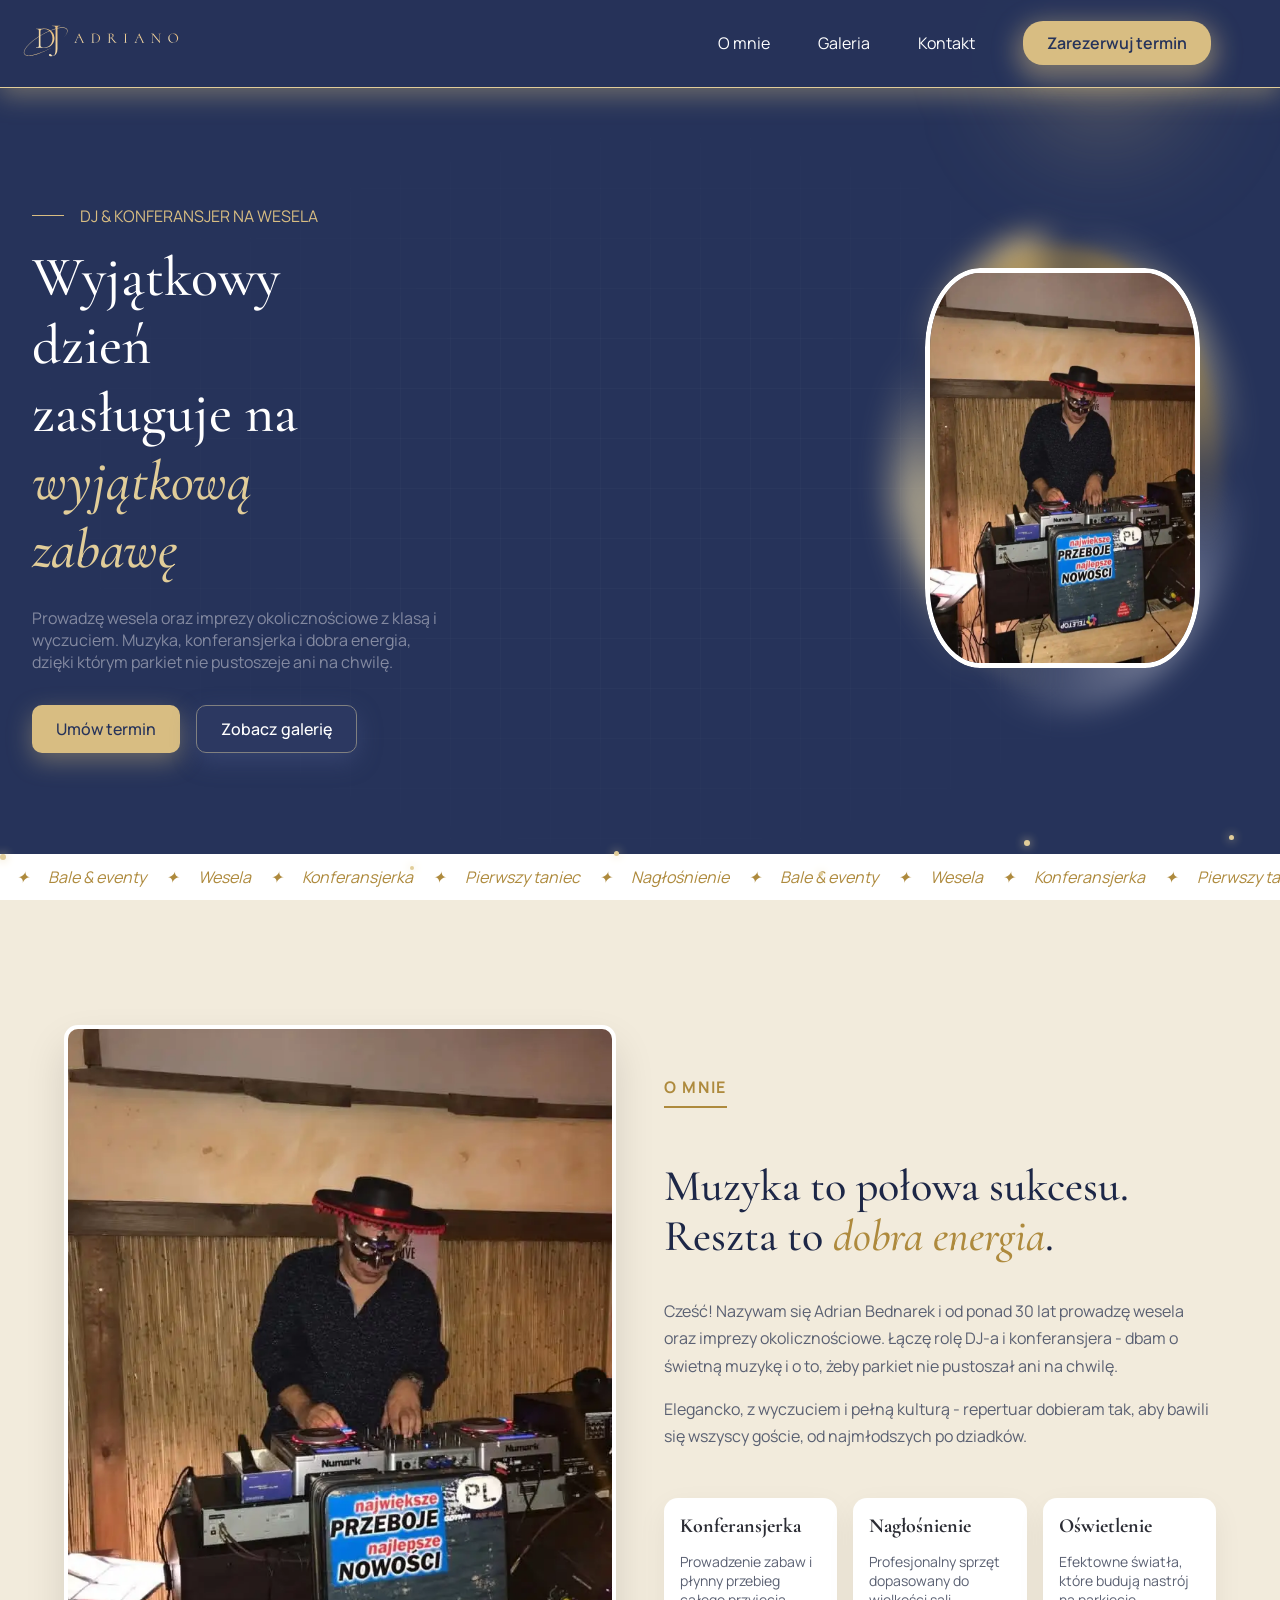
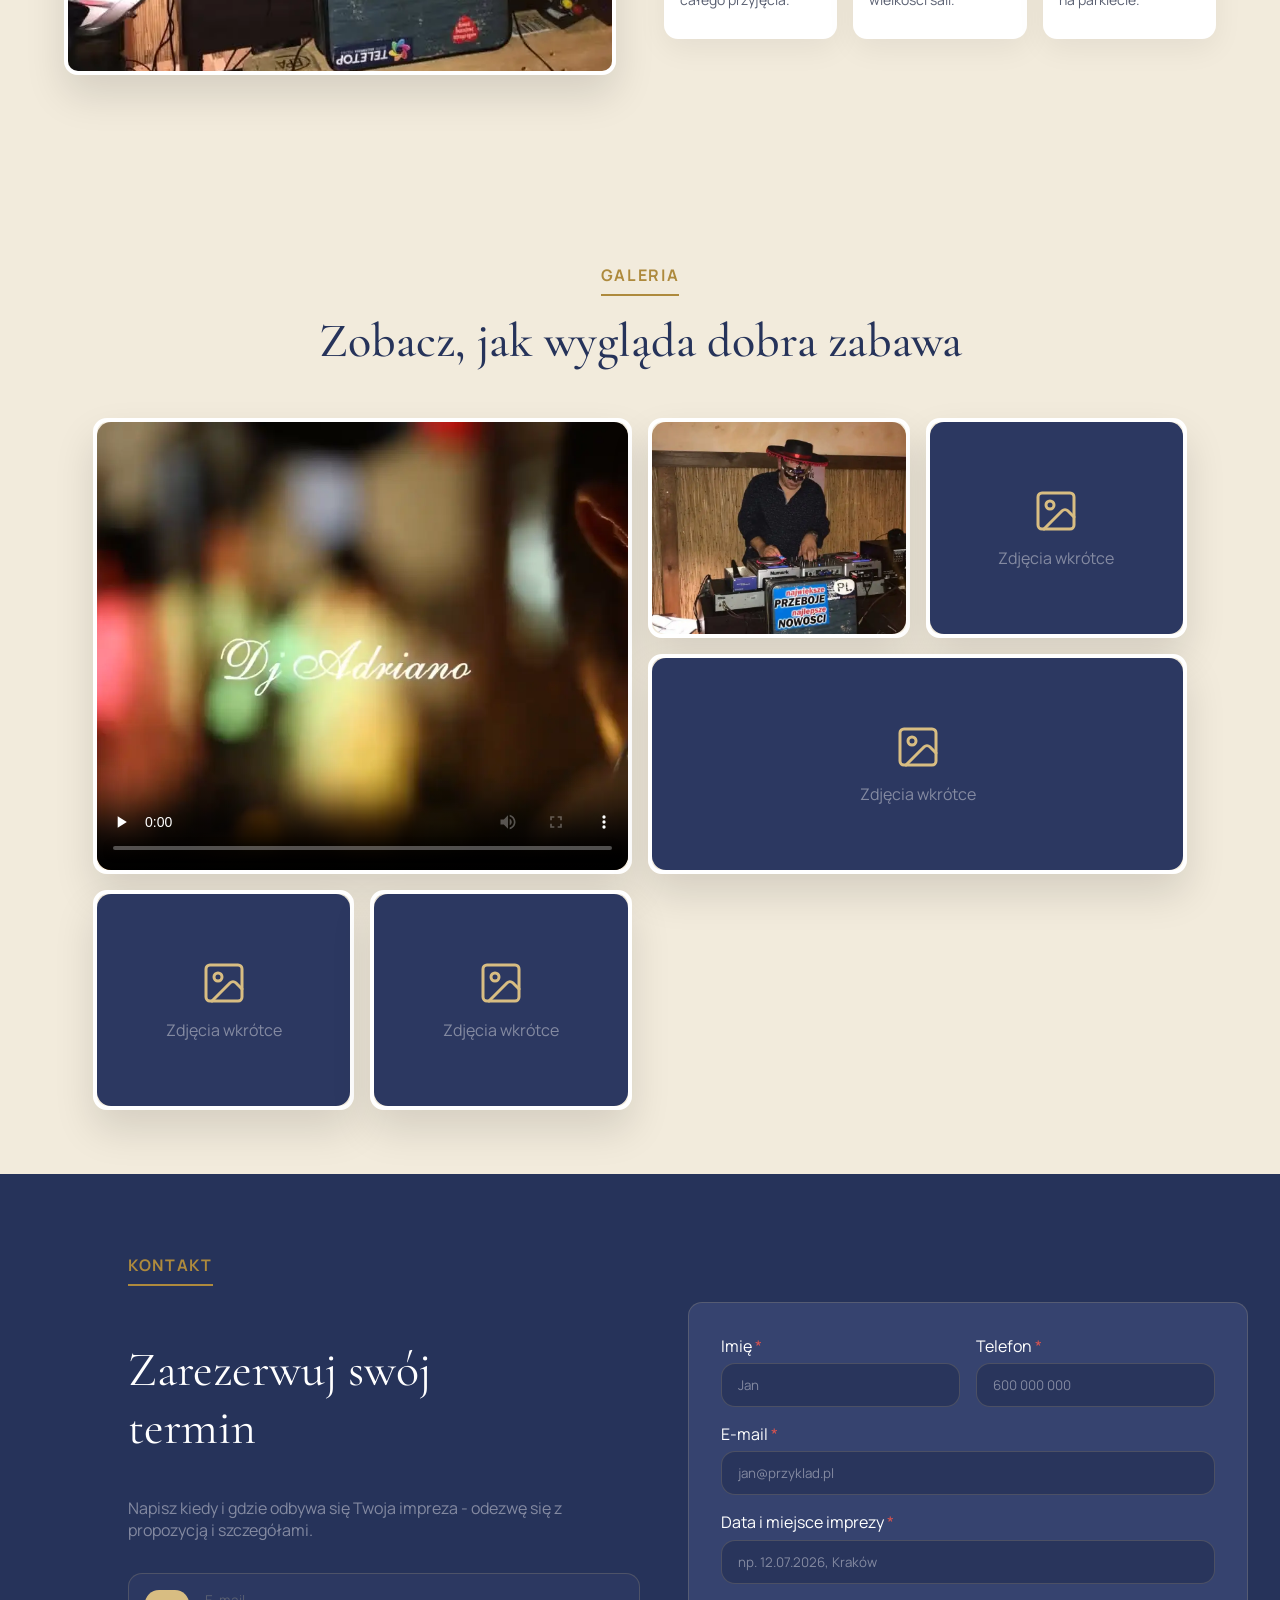
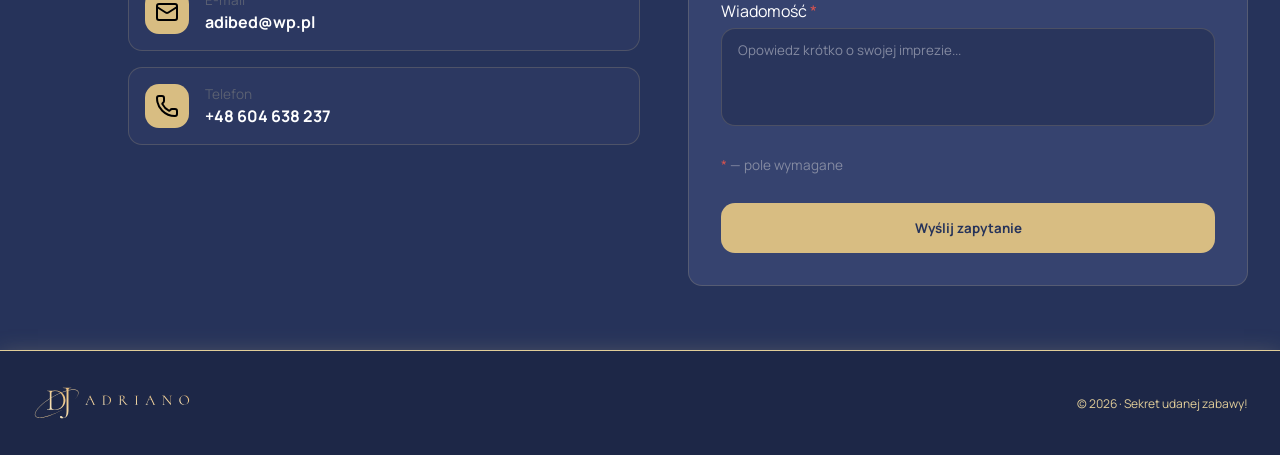
<file: index.html>
<!doctype html>
<html lang="pl">
	<head>
		<title>Adriano - DJ i konferansjer na wesela</title>
		<meta charset="UTF-8" />
		<meta name="viewport" content="width=device-width, initial-scale=1" />
		<link
			rel="apple-touch-icon"
			sizes="180x180"
			href="icons/favicons/apple-touch-icon.png"
		/>
		<link
			rel="icon"
			type="image/png"
			sizes="32x32"
			href="icons/favicons/favicon-32x32.png"
		/>
		<link
			rel="icon"
			type="image/png"
			sizes="16x16"
			href="icons/favicons/favicon-16x16.png"
		/>
		<link rel="manifest" href="/site.webmanifest" />
		<meta property="og:title" content="Adriano - DJ i konferansjer na wesela" />
		<meta
			name="description"
			content="Adriano — DJ i konferansjer na wesela oraz imprezy okolicznościowe.
		 Świetna muzyka, prowadzenie i energia, dzięki którym parkiet nie pustoszeje. Zarezerwuj termin już teraz!"
		/>
		<link rel="preconnect" href="https://fonts.googleapis.com" />
		<link rel="preconnect" href="https://fonts.gstatic.com" crossorigin />
		<link
			href="https://fonts.googleapis.com/css2?family=Cormorant+Garamond:ital,wght@0,300..700;1,300..700&family=Manrope:wght@200..800&display=swap"
			rel="stylesheet"
		/>
		<link rel="stylesheet" href="dj-site.css" />
	</head>
	<body>
		<header class="header-section">
			<div class="header-left">
				<a href="#home">
					<img
						src="assets/dj-adriano-logo.svg"
						class="logo"
						alt="Logo DJ Adriano"
					/>
				</a>
			</div>
			<nav id="header-right" class="header-right">
				<a href="#about-me">O mnie</a>
				<a href="#gallery">Galeria</a>
				<a href="#contact">Kontakt</a>
				<a href="#contact" class="reservation-button">Zarezerwuj termin</a>
			</nav>
			<button
				type="button"
				class="hamburger-icon"
				aria-label="Menu"
				aria-expanded="false"
				onclick="hamburgerFunction(this)"
			>
				<img src="icons/menu.svg" class="icon-menu" alt="" />
				<img src="icons/menu-close.svg" class="icon-close" alt="" />
			</button>
			<script>
				function hamburgerFunction(btn) {
					const nav = document.getElementById("header-right");
					const isOpen = nav.classList.toggle("open");
					btn.setAttribute("aria-expanded", isOpen);
				}
			</script>
		</header>
		<main>
			<section id="home" aria-labelledby="hero-heading" class="hero-section">
				<div class="hero-sun" aria-hidden="true"></div>
				<span class="dot" aria-hidden="true"></span>
				<span class="dot" aria-hidden="true"></span>
				<span class="dot" aria-hidden="true"></span>
				<span class="dot" aria-hidden="true"></span>
				<span class="dot" aria-hidden="true"></span>
				<span class="dot" aria-hidden="true"></span>
				<div class="main-page">
					<div class="main-left-section">
						<p class="mini-title">dj & konferansjer na wesela</p>
						<h1 id="hero-heading" class="motto">
							Wyjątkowy dzień zasługuje na<span class="motto-accent">
								wyjątkową zabawę</span
							>
						</h1>
						<p class="description">
							Prowadzę wesela oraz imprezy okolicznościowe z klasą i wyczuciem.
							Muzyka, konferansjerka i dobra energia, dzięki którym parkiet nie
							pustoszeje ani na chwilę.
						</p>
						<div class="main-buttons-section">
							<a href="#contact" class="contact-button">Umów termin</a>
							<a href="#gallery" class="gallery-button">Zobacz galerię</a>
						</div>
					</div>
					<div class="main-right-section">
						<div class="photo-frame">
							<div class="photo-shine">
								<img
									src="assets/dj_photo_1.webp"
									class="photo"
									height="800"
									width="800"
									decoding="async"
									loading="lazy"
									fetchpriority="high"
									alt="Zdjęcie DJ-a Adriano przy konsoli"
								/>
							</div>
						</div>
					</div>
				</div>
				<div class="marquee">
					<div class="marquee-track">
						<span class="marquee-item" aria-hidden="true">
							<span class="star">✦</span> Bale &amp; eventy
							<span class="star">✦</span> Wesela
							<span class="star">✦</span> Konferansjerka
							<span class="star">✦</span> Pierwszy taniec
							<span class="star">✦</span> Nagłośnienie
							<span class="star">✦</span> Bale &amp; eventy
							<span class="star">✦</span> Wesela
							<span class="star">✦</span> Konferansjerka
							<span class="star">✦</span> Pierwszy taniec
							<span class="star">✦</span> Nagłośnienie
						</span>
						<span class="marquee-item">
							<span class="star">✦</span> Bale &amp; eventy
							<span class="star">✦</span> Wesela
							<span class="star">✦</span> Konferansjerka
							<span class="star">✦</span> Pierwszy taniec
							<span class="star">✦</span> Nagłośnienie
							<span class="star">✦</span> Bale &amp; eventy
							<span class="star">✦</span> Wesela
							<span class="star">✦</span> Konferansjerka
							<span class="star">✦</span> Pierwszy taniec
							<span class="star">✦</span> Nagłośnienie
						</span>
					</div>
				</div>
			</section>
			<section
				id="about-me"
				aria-labelledby="about-me-heading"
				class="page-section"
			>
				<div class="about-me-left-section">
					<img
						src="assets/dj_photo_1.webp"
						width="800"
						height="800"
						decoding="async"
						loading="lazy"
						alt="Zdjęcie"
					/>
				</div>
				<div class="about-me-right-section">
					<p class="about-me-title">O mnie</p>
					<h2 id="about-me-heading" class="about-me-motto">
						Muzyka to połowa sukcesu. Reszta to
						<span class="accent">dobra energia</span>.
					</h2>
					<p class="about-me-description">
						Cześć! Nazywam się Adrian Bednarek i od ponad 30 lat prowadzę wesela
						oraz imprezy okolicznościowe. Łączę rolę DJ-a i konferansjera - dbam
						o świetną muzykę i o to, żeby parkiet nie pustoszał ani na chwilę.
					</p>
					<p class="about-me-description">
						Elegancko, z wyczuciem i pełną kulturą - repertuar dobieram tak, aby
						bawili się wszyscy goście, od najmłodszych po dziadków.
					</p>
					<div class="services">
						<div class="service">
							<h3 class="service-title">Konferansjerka</h3>
							<p class="service-description">
								Prowadzenie zabaw i płynny przebieg całego przyjęcia.
							</p>
						</div>
						<div class="service">
							<h3 class="service-title">Nagłośnienie</h3>
							<p class="service-description">
								Profesjonalny sprzęt dopasowany do wielkości sali.
							</p>
						</div>
						<div class="service">
							<h3 class="service-title">Oświetlenie</h3>
							<p class="service-description">
								Efektowne światła, które budują nastrój na parkiecie.
							</p>
						</div>
					</div>
				</div>
			</section>
			<section
				id="gallery"
				aria-labelledby="gallery-heading"
				class="page-section"
			>
				<p class="gallery-title">Galeria</p>
				<h2 id="gallery-heading">Zobacz, jak wygląda dobra zabawa</h2>
				<div class="gallery-grid">
					<div class="gallery-item big">
						<video
							src="assets/dj_adriano_promotion_video.mp4"
							controls
							preload="none"
							aria-label="Filmik promocyjny DJ-a Adriano"
							poster="assets/video_thumbnail.webp"
							width="600"
							height="200"
							decoding="async"
							loading="lazy"
						>
							Twoja przeglądarka nie obsługuje wideo.
						</video>
					</div>
					<div class="gallery-item">
						<img
							src="assets/dj_photo_1.webp"
							width="400"
							height="180"
							decoding="async"
							loading="lazy"
							alt="Zdjęcie"
						/>
					</div>
					<div class="gallery-item">
						<div class="gallery-placeholder">
							<img
								src="icons/placeholder-icon.svg"
								alt=""
								class="placeholder-icon"
							/>
							<span>Zdjęcia wkrótce</span>
						</div>
					</div>
					<div class="gallery-item wide">
						<div class="gallery-placeholder">
							<img
								src="icons/placeholder-icon.svg"
								alt=""
								class="placeholder-icon"
							/>
							<span>Zdjęcia wkrótce</span>
						</div>
					</div>
					<div class="gallery-item">
						<div class="gallery-placeholder">
							<img
								src="icons/placeholder-icon.svg"
								alt=""
								class="placeholder-icon"
							/>
							<span>Zdjęcia wkrótce</span>
						</div>
					</div>
					<div class="gallery-item">
						<div class="gallery-placeholder">
							<img
								src="icons/placeholder-icon.svg"
								alt=""
								class="placeholder-icon"
							/>
							<span>Zdjęcia wkrótce</span>
						</div>
					</div>
				</div>
			</section>
			<section
				id="contact"
				aria-labelledby="contact-heading"
				class="page-section"
			>
				<div class="contact-left-section">
					<p class="contact-title">Kontakt</p>
					<h2 id="contact-heading">Zarezerwuj swój termin</h2>
					<p class="description">
						Napisz kiedy i gdzie odbywa się Twoja impreza - odezwę się z
						propozycją i szczegółami.
					</p>
					<div class="contact-cards">
						<a href="mailto:adibed@wp.pl" class="contact-card">
							<span class="contact-card-icon">
								<img src="icons/mail.svg" alt="" />
							</span>
							<div class="contact-card-text">
								<span class="contact-card-label">E-mail</span>
								<span class="contact-card-value">adibed@wp.pl</span>
							</div>
						</a>
						<a href="tel:+48604638237" class="contact-card">
							<span class="contact-card-icon">
								<img src="icons/phone.svg" alt="" />
							</span>
							<div class="contact-card-text">
								<span class="contact-card-label">Telefon</span>
								<span class="contact-card-value">+48 604 638 237</span>
							</div>
						</a>
					</div>
				</div>
				<div class="contact-right-section">
					<form
						id="contact-form"
						class="contact-form"
						action="https://api.web3forms.com/submit"
						method="POST"
					>
						<input
							type="hidden"
							name="access_key"
							value="c7bb6c0c-be42-4643-9b4a-5145f0cf127e"
						/>
						<div class="form-row">
							<div class="form-field">
								<label for="name">Imię</label>
								<input
									type="text"
									id="name"
									name="imie"
									placeholder="Jan"
									autocomplete="name"
									required
								/>
							</div>
							<div class="form-field">
								<label for="phone">Telefon</label>
								<input
									type="tel"
									id="phone"
									name="telefon"
									placeholder="600 000 000"
									autocomplete="tel"
									required
								/>
							</div>
						</div>
						<div class="form-field">
							<label for="email">E-mail</label>
							<input
								type="email"
								id="email"
								name="email"
								placeholder="jan@przyklad.pl"
								autocomplete="email"
								required
							/>
						</div>
						<div class="form-field">
							<label for="event">Data i miejsce imprezy</label>
							<input
								type="text"
								id="event"
								name="data_miejsce"
								placeholder="np. 12.07.2026, Kraków"
								autocomplete="off"
								required
							/>
						</div>
						<div class="form-field">
							<label for="message">Wiadomość</label>
							<textarea
								id="message"
								name="wiadomosc"
								rows="4"
								placeholder="Opowiedz krótko o swojej imprezie..."
								autocomplete="off"
								required
							></textarea>
						</div>
						<p class="form-note">
							<span class="required-mark">*</span> — pole wymagane
						</p>
						<button type="submit">Wyślij zapytanie</button>
						<input type="hidden" name="redirect" value="" />
					</form>
					<div id="form-success" class="form-success-overlay" hidden>
						<div class="form-success-box" role="status">
							Dziękuje! Odezwę się wkrótce.
						</div>
					</div>
					<script>
						const form = document.querySelector(".contact-form");
						const overlay = document.getElementById("form-success");

						form.addEventListener("submit", async (e) => {
							e.preventDefault();
							const res = await fetch(form.action, {
								method: "POST",
								body: new FormData(form),
							});
							if (res.ok) {
								form.reset();
								overlay.hidden = false;
							} else {
								alert("Coś poszło nie tak przy wysyłaniu.");
							}
						});

						overlay.addEventListener("click", () => {
							overlay.hidden = true;
						});
						document.addEventListener("keydown", (e) => {
							if (e.key === "Escape") overlay.hidden = true;
						});
					</script>
				</div>
			</section>
		</main>
		<footer class="site-footer">
			<img src="assets/dj-adriano-logo.svg" class="site-footer-logo" />
			<p class="site-footer-copy">© 2026 · Sekret udanej zabawy!</p>
		</footer>
	</body>
</html>
</file>
<file: dj-site.css>
:root {
	/* jaśniejszy granat (wcześniej: bg #1a233f, footer #141b34, surface #202539, surface-2 #1e2437, input #28304a) */
	--color-bg: #26335a;
	--color-bg-light: #f2ebdc;
	--color-footer: #1d2747;
	--color-surface: #2c3861;
	--color-surface-2: #29355c;
	--color-input: #36436f;
	--color-accent: #d8bd82;
	--color-accent-light: #e1cd99;
	--color-accent-dark: hsl(41, 48%, 46%);
	--color-accent-soft: #f0dca688;
	--color-text: #2b2c34;
	--color-text-muted: #5a6072;
	--color-text-subtle: #848aa1;
	--color-border: rgba(216, 189, 130, 0.2);
	--color-white: #ffffff;
	--color-required-mark: #d9534f;
	--header-height: 88px;
	--footer-height: 88px;
	color-scheme: dark;
}

*,
*::before,
*::after {
	box-sizing: border-box;
}

html {
	scroll-behavior: smooth;
}

body {
	margin: 0;
	font-family:
		"Manrope",
		system-ui,
		-apple-system,
		"Segoe UI",
		sans-serif;
	background-color: var(--color-bg);
}

h1,
h2,
h3,
h4,
h5,
h6 {
	font-family: "Cormorant Garamond", Georgia, "Times New Roman", serif;
	font-weight: 500;
}

img,
video {
	max-width: 100%;
	height: auto;
}

section {
	scroll-margin-top: var(--header-height);
}

:focus-visible {
	outline: 2px solid var(--color-accent);
	outline-offset: 2px;
	border-radius: 3px;
}

.page-section :focus-visible {
	outline-color: var(--color-accent-dark);
}

.page-section {
	min-height: 100vh;
	min-height: 100dvh;
}

.hero-section {
	position: relative;
	z-index: 0;
	background-color: var(--color-bg);
	min-height: calc(100vh - var(--header-height));
	min-height: calc(100dvh - var(--header-height));
	display: flex;
	flex-direction: column;
}

.hero-sun {
	position: absolute;
	top: 0;
	right: 4%; /* mniej więcej pod przyciskiem */
	transform: translateY(-60%); /* część światła "wychodzi" spod nagłówka */
	width: 250px;
	height: 250px;
	background: radial-gradient(
		ellipse at center,
		rgb(from var(--color-accent) r g b / 0.4),
		transparent 65%
	);
	filter: blur(50px);
	z-index: 0; /* nad tłem hero, pod treścią */
	pointer-events: none;
}

.hero-section::before {
	content: "";
	position: absolute;
	inset: 0;
	z-index: -1;
	pointer-events: none;

	background-image:
		linear-gradient(rgba(255, 255, 255, 0.02) 1px, transparent 1px),
		linear-gradient(90deg, rgba(255, 255, 255, 0.02) 1px, transparent 1px);
	background-size: 50px 50px;

	-webkit-mask-image: radial-gradient(
		ellipse at center,
		black 30%,
		transparent 75%
	);
	mask-image: radial-gradient(ellipse at center, black 30%, transparent 75%);
}

.header-section {
	display: flex;
	align-items: center;
	justify-content: space-between;
	width: 100%;
	border-bottom: 1px solid var(--color-accent-light);
	box-shadow: 0 8px 24px rgb(from var(--color-accent) r g b / 0.4);
	padding: 1.3rem;
	position: sticky;
	top: 0;
	z-index: 10;
	background-color: rgb(from var(--color-bg) r g b / 0.95);
	-webkit-backdrop-filter: blur(8px);
	backdrop-filter: blur(8px);
}

.logo {
	width: 10rem;
	height: 2.5rem;
}

.header-left {
	display: flex;
	align-items: center;
}

.header-right {
	display: flex;
	align-items: center;
	gap: 3rem;
	padding: 0 3rem 0 0;
}

.header-right a {
	display: inline-flex;
	align-items: center;
	min-height: 2.75rem;
}

.header-section a {
	color: var(--color-white);
	text-decoration: none;
}

.header-section a.reservation-button {
	color: var(--color-bg);
	font-weight: 600;
}

.hamburger-icon {
	display: none;
}

.reservation-button {
	background-color: var(--color-accent);
	position: relative;
	padding: 0.5rem 1.5rem 0.5rem 1.5rem;
	display: inline-block;
	border-radius: 20px;
	box-shadow: 0 8px 24px 7px rgb(from var(--color-accent) r g b / 0.45);
	transition: box-shadow 0.3s;
}

.reservation-button:hover {
	box-shadow: 0 8px 32px rgb(from var(--color-accent) r g b / 0.6);
}

.main-page {
	flex: 1;
	display: flex;
	align-items: center;
	justify-content: center;
	gap: 30rem;
}

.main-left-section {
	padding: 0 0 0 2rem;
}

.main-right-section {
	padding: 0 5rem 0 0;
}

.photo {
	width: 300px;
	height: 400px;
	border: 5px solid var(--color-white);
	border-radius: 20%;
}

.photo-frame {
	position: relative;
	z-index: 0;
	display: inline-block;
}

@keyframes ringSpin {
	to {
		transform: rotate(360deg);
	}
}

.photo-frame::before {
	content: "";
	position: absolute;
	inset: -40px;
	border-radius: 50%;
	z-index: -1;
	background: conic-gradient(
		from 0deg,
		transparent 0deg,
		var(--color-accent-soft) 40deg,
		transparent 90deg,
		var(--color-text-subtle) 150deg,
		transparent 200deg,
		var(--color-accent-soft) 260deg,
		transparent 310deg,
		var(--color-accent) 350deg,
		transparent 360deg
	);
	filter: blur(14px);
	opacity: 0.85;
	animation: ringSpin 14s linear infinite;
	pointer-events: none;
}

.photo-frame::after {
	content: "";
	position: absolute;
	inset: -22px;
	border-radius: 50%;
	z-index: -1;
	background: conic-gradient(
		from 180deg,
		transparent,
		var(--color-accent-soft),
		transparent 120deg,
		var(--color-accent-dark),
		transparent 300deg
	);
	filter: blur(8px);
	opacity: 0.7;
	animation: ringSpin 9s linear infinite reverse;
	pointer-events: none;
}

@keyframes shine {
	0% {
		transform: translateX(-120%) rotate(8deg);
	}
	60%,
	100% {
		transform: translateX(220%) rotate(8deg);
	}
}

.photo-shine {
	position: relative;
	overflow: hidden;
	border-radius: 20%;
	display: inline-block;
	line-height: 0;
}

.photo-shine::after {
	content: "";
	position: absolute;
	top: -40%;
	left: 0;
	width: 55%;
	height: 180%;
	background: linear-gradient(
		90deg,
		transparent,
		rgba(255, 255, 255, 0.4),
		transparent
	);
	transform: translateX(-120%) rotate(8deg);
	animation: shine 6.5s ease-in-out infinite;
	pointer-events: none;
}

.mini-title {
	display: flex;
	align-items: center;
	gap: 1rem;
	color: var(--color-accent);
	text-transform: uppercase;
}

.mini-title::before {
	content: "";
	width: 2em;
	height: 1px;
	background-color: var(--color-accent);
}

.motto {
	color: var(--color-white);
	max-width: 10ch;
	font-size: 3.5rem;
	margin: 0;
	font-weight: 500;
}

.motto-accent {
	color: var(--color-accent-light);
	font-style: italic;
}

.description {
	color: var(--color-text-subtle);
	max-width: 45ch;
	margin: 1.5rem 0 2rem 0;
}

.main-buttons-section {
	display: flex;
	gap: 1rem;
}

.main-buttons-section a {
	display: inline-flex;
	align-items: center;
	min-height: 2.75rem;
	padding: 0.75rem 1.5rem;
	text-decoration: none;
	border-radius: 10px;
	font-weight: 510;
}

.contact-button {
	background-color: var(--color-accent);
	color: var(--color-bg);
	box-shadow: 0 8px 24px rgb(from var(--color-accent) r g b / 0.4);
	transition: box-shadow 0.3s;
}

.contact-button:hover {
	box-shadow: 0 8px 32px rgb(from var(--color-accent) r g b / 0.6);
}

.gallery-button {
	background-color: var(--color-surface);
	color: var(--color-white);
	box-shadow: 0 8px 24px rgba(80, 93, 143, 0.4);
	transition: box-shadow 0.3s;
	border: 1px solid gray;
}

.gallery-button:hover {
	box-shadow: 0 8px 32px rgba(80, 93, 143, 0.6);
}

@keyframes drift {
	0% {
		transform: translateY(0);
		opacity: 0;
	}
	12% {
		opacity: 0.9;
	}
	88% {
		opacity: 0.9;
	}
	100% {
		transform: translateY(-140px);
		opacity: 0;
	}
}

.dot {
	position: absolute;
	bottom: 40px;
	width: 6px;
	height: 6px;
	border-radius: 50%;
	background: var(--color-accent-light);
	box-shadow: 0 0 10px var(--color-accent-light);
	pointer-events: none;
	animation: drift 8s ease-in-out infinite;
}

.dot:nth-child(1) {
	left: 16%;
	bottom: 40px;
	animation-duration: 8s;
	animation-delay: 0s;
}

.dot:nth-child(2) {
	left: 32%;
	bottom: 30px;
	animation-duration: 10s;
	animation-delay: 0.9s;
	width: 4px;
	height: 4px;
}
.dot:nth-child(3) {
	left: 48%;
	bottom: 44px;
	animation-duration: 9s;
	animation-delay: 1.8s;
	width: 5px;
	height: 5px;
}
.dot:nth-child(4) {
	left: 64%;
	bottom: 24px;
	animation-duration: 11s;
	animation-delay: 0.5s;
	width: 4px;
	height: 4px;
}
.dot:nth-child(5) {
	left: 80%;
	bottom: 54px;
	animation-duration: 9.5s;
	animation-delay: 2.4s;
}
.dot:nth-child(6) {
	left: 96%;
	bottom: 60px;
	animation-duration: 7s;
	animation-delay: 1.2s;
	width: 5px;
	height: 5px;
}

.marquee {
	overflow: hidden;
	background-color: var(--color-white);
	padding: 0.75rem 0;
}

.marquee-track {
	display: flex;
	width: max-content;
	animation: marquee 15s linear infinite;
}

.marquee-item {
	white-space: nowrap;
	color: var(--color-accent-dark);
	font-style: italic;
}

.star {
	margin: 0 1rem 0 1rem;
}

@keyframes marquee {
	from {
		transform: translateX(0);
	}
	to {
		transform: translateX(-50%);
	}
}

#about-me {
	background-color: var(--color-bg-light);
	display: flex;
	align-items: center;
	gap: 3rem;
	padding: 4rem;
}

.about-me-title {
	display: inline-block;
	font-size: 1rem;
	letter-spacing: 0.15ch;
	font-weight: bold;
	text-transform: uppercase;
	color: var(--color-accent-dark);
}

.about-me-title::after {
	content: "";
	display: block;
	width: 100%;
	height: 2px;
	background-color: var(--color-accent-dark);
	margin-top: 0.5rem;
}

.about-me-left-section {
	flex: 1;
	display: flex;
	justify-content: flex-end;
}

.about-me-left-section img {
	margin: 0 0 0 3rem;
	width: 100%;
	max-width: 800px;
	height: 650px;
	object-fit: cover;
	object-position: center 30%;
	border: 4px solid var(--color-white);
	border-radius: 14px;
	box-shadow: 0 20px 40px rgba(0, 0, 0, 0.12);
	margin: 0;
}

.about-me-right-section {
	flex: 1;
}

.about-me-motto {
	font-size: 2.75rem;
	line-height: 1.15;
	max-width: 25ch;
	color: var(--color-footer);
}

.accent {
	color: var(--color-accent-dark);
	font-style: italic;
}

.about-me-description {
	color: var(--color-text-muted);
	line-height: 1.7;
	max-width: 55ch;
}

.services {
	display: flex;
	align-items: stretch;
	gap: 1rem;
}

.service {
	background-color: var(--color-white);
	padding: 1rem;
	margin: 2rem 0 0 0;
	border-radius: 14px;
	box-shadow: 0 10px 30px rgba(0, 0, 0, 0.06);
	transition:
		transform 0.3s ease,
		box-shadow 0.3s ease;
}

.service:hover {
	transform: translateY(-8px);
	box-shadow: 0 20px 40px rgba(0, 0, 0, 0.15);
}

.service-title {
	color: var(--color-text);
	margin: 0 0 0.5rem 0;
	font-size: 1.25rem;
	font-weight: bold;
}

.service-description {
	font-size: 0.875rem;
	max-width: 16ch;
	color: var(--color-text-muted);
}

#gallery {
	background-color: var(--color-bg-light);
	display: flex;
	align-items: center;
	justify-content: center;
	flex-direction: column;
	padding: 4rem 2rem;
}

.gallery-title {
	display: inline-block;
	font-size: 1rem;
	letter-spacing: 0.15ch;
	font-weight: bold;
	text-transform: uppercase;
	color: var(--color-accent-dark);
	margin: 0;
}

.gallery-title::after {
	content: "";
	display: block;
	width: 100%;
	height: 2px;
	background-color: var(--color-accent-dark);
	margin-top: 0.5rem;
}

#gallery h2 {
	font-size: 3rem;
	margin: 1rem 0 3rem 0;
	color: var(--color-bg);
}

.gallery-grid {
	display: grid;
	grid-template-columns: repeat(4, 1fr);
	grid-auto-rows: 220px;
	gap: 1rem;
	width: 100%;
	max-width: min(90%, 120rem);
}

.gallery-item {
	display: flex;
	flex-direction: column;
	align-items: center;
	justify-content: center;
	border: 4px solid var(--color-white);
	border-radius: 14px;
	box-shadow: 0 20px 40px rgba(0, 0, 0, 0.12);
	transition:
		transform 0.3s ease,
		box-shadow 0.3s ease;
	object-position: center 30%;
}

.gallery-placeholder {
	width: 100%;
	height: 100%;
	display: flex;
	flex-direction: column;
	align-items: center;
	justify-content: center;
	gap: 0.75rem;
	padding: 1rem;
	text-align: center;
	background-color: var(--color-surface);
	color: var(--color-text-subtle);
	border-radius: 14px;
}

.gallery-placeholder .placeholder-icon {
	width: 3rem;
	height: 3rem;
}

/*
.gallery-item:hover {
	transform: translateY(-8px);
	box-shadow: 0 20px 40px rgba(0, 0, 0, 0.15);
}
*/

.big {
	grid-column: 1 / span 2;
	grid-row: 1 / span 2;
}

.wide {
	grid-column: 3 / span 2;
	grid-row: 2;
}

.gallery-item img,
.gallery-item video {
	width: 100%;
	height: 100%;
	object-fit: cover;
	border-radius: 14px;
}

#contact {
	background-color: var(--color-bg);
	display: flex;
	align-items: flex-start;
	padding: 4rem 2rem 4rem 8rem;
	min-height: calc(100vh - var(--header-height) - var(--footer-height));
	min-height: calc(100dvh - var(--header-height) - var(--footer-height));
}

.contact-left-section {
	flex: 1;
}

.contact-right-section {
	margin-top: 4rem;
	flex: 1;
}

.contact-title {
	display: inline-block;
	font-size: 1rem;
	letter-spacing: 0.15ch;
	font-weight: bold;
	text-transform: uppercase;
	color: var(--color-accent-dark);
}

.contact-title::after {
	content: "";
	display: block;
	width: 100%;
	height: 2px;
	background-color: var(--color-accent-dark);
	margin-top: 0.5rem;
}

#contact h2 {
	color: var(--color-white);
	font-size: 3rem;
	max-width: 18ch;
	font-weight: 400;
}

.contact-card {
	display: flex;
	align-items: center;
	border-radius: 14px;
	border: 1px solid var(--color-border);
	background-color: var(--color-surface);
	text-decoration: none;
	gap: 1rem;
	padding: 1rem;
	max-width: 32rem;
	margin-top: 1rem;
	transition:
		transform 0.3s ease,
		border-color 0.3s ease,
		background-color 0.3s ease;
}

.contact-card:hover {
	transform: translateY(-3px);
	border-color: var(--color-accent);
	background-color: var(--color-bg);
}

.contact-card-icon {
	display: flex;
	align-items: center;
	justify-content: center;
	width: 44px;
	height: 44px;
	flex-shrink: 0;
	border-radius: 14px;
	background-color: var(--color-accent);
}

.contact-card-text {
	display: flex;
	flex-direction: column;
	gap: 0.15rem;
}

.contact-card-label {
	color: var(--color-text-muted);
	font-size: 0.85rem;
}

.contact-card-value {
	color: var(--color-white);
	font-weight: bold;
}

.contact-form {
	display: flex;
	flex-direction: column;
	gap: 1rem;
	background-color: var(--color-input);
	border: 1px solid var(--color-border);
	border-radius: 14px;
	padding: 2rem;
	max-width: 48rem;
}

.form-row {
	display: flex;
	gap: 1rem;
}

.form-field {
	display: flex;
	flex-direction: column;
	gap: 0.4rem;
	flex: 1;
}

.contact-form {
	resize: vertical;
}

.contact-form input,
.contact-form textarea {
	width: 100%;
	padding: 0.75rem 1rem;
	border-radius: 14px;
	border: 1px solid var(--color-border);
	background-color: var(--color-surface-2);
	color: var(--color-white);
	font-family: inherit;
	resize: none;
}

.contact-form ::placeholder {
	color: var(--color-text-subtle);
	opacity: 1;
}

.contact-form label {
	font-size: 1rem;
	color: var(--color-white);
}

.contact-form button {
	padding: 1rem;
	border: none;
	border-radius: 14px;
	background-color: var(--color-accent);
	color: var(--color-bg);
	font-family: inherit;
	font-weight: bold;
	cursor: pointer;
}

.form-field:has(input:required) label::after,
.form-field:has(textarea:required) label::after {
	content: " *";
	color: var(--color-required-mark);
}

.required-mark {
	color: var(--color-required-mark);
}

.form-note {
	font-size: 0.85rem;
	color: var(--color-text-subtle);
}

.form-success-overlay {
	position: fixed;
	inset: 0;
	z-index: 1000;
	display: flex;
	align-items: center;
	justify-content: center;
	background-color: rgba(0, 0, 0, 0.5);
}

.form-success-overlay[hidden] {
	display: none;
}

.form-success-box {
	background-color: var(--color-bg);
	color: var(--color-white);
	padding: 2rem 3rem;
	border-radius: 14px;
	border: 1px solid var(--color-accent);
	box-shadow: 0 20px 60px rgba(0, 0, 0, 0.4);
}

.site-footer {
	background-color: var(--color-footer);
	display: flex;
	align-items: center;
	justify-content: space-between;
	padding: 2rem;
	border-top: 1px solid var(--color-accent-light);
	box-shadow: 0 8px 24px rgb(from var(--color-accent) r g b / 0.4);
}

.site-footer-logo {
	width: 10rem;
	height: 2.5rem;
}

.site-footer-copy {
	margin: 0;
	color: var(--color-accent-light);
	font-size: 0.75rem;
	justify-content: flex-end;
}

@media (prefers-reduced-motion: reduce) {
	.marquee-track,
	.photo-frame::before,
	.photo-frame::after,
	.photo-shine::after,
	.dot {
		animation: none !important;
	}
}

@media (max-width: 768px) {
	.hero-section {
		min-height: auto;
	}

	.main-page {
		flex-direction: column;
		gap: 2rem;
	}

	.main-left-section {
		text-align: center;
		padding: 0 1rem 0 1rem;
	}

	.main-right-section {
		padding: 0 1rem 1rem 1rem;
		justify-content: center;
	}

	.mini-title {
		justify-content: center;
	}

	.main-buttons-section {
		justify-content: center;
	}

	.motto {
		max-width: 60ch;
		font-size: 1.8rem;
		margin-inline: auto;
	}

	.description {
		font-size: 1rem;
		margin-inline: auto;
	}

	.photo {
		max-height: 43.5vh;
		height: auto;
		width: auto;
	}

	.hamburger-icon {
		display: inline-flex;
		align-items: center;
		justify-content: center;
		width: 44px;
		height: 44px;
		background: none;
		border: 1px solid var(--color-accent);
		border-radius: 14px;
		cursor: pointer;
	}

	.hamburger-icon .icon-close {
		display: none;
	}

	.hamburger-icon[aria-expanded="true"] .icon-menu {
		display: none;
	}

	.hamburger-icon[aria-expanded="true"] .icon-close {
		display: inline;
	}

	.header-section {
		padding: 1rem;
		z-index: 10;
	}

	.header-right {
		display: none;
		position: absolute;
		top: 100%;
		left: 0;
		right: 0;
		flex-direction: column;
		align-items: center;
		gap: 1rem;
		padding: 1rem;
		background-color: var(--color-bg);
		border-top: 1px solid var(--color-accent-light);
		border-bottom: 1px solid var(--color-accent-light);
	}

	.header-right.open {
		display: flex;
	}

	#about-me {
		min-height: auto;
		flex-direction: column;
		gap: 2rem;
		padding: 2rem;
	}

	.about-me-left-section {
		justify-content: center;
	}

	.about-me-right-section {
		justify-content: center;
	}

	.services {
		flex-direction: column;
		margin-top: 0;
	}

	.service {
		padding: 0.5rem 0.75rem 0 0.75rem;
		margin: 0;
	}

	.service-description {
		max-width: none;
		font-size: 0.75rem;
		margin: 0;
		margin-bottom: 0.5rem;
	}

	.about-me-title {
		margin: 0;
		font-size: 0.8rem;
	}

	.about-me-motto {
		font-size: 1.8rem;
		margin: 1rem 0 1rem 0;
	}

	.about-me-left-section img {
		height: 20vh;
		width: 40vh;
	}

	.about-me-description {
		font-size: 0.9rem;
		line-height: 1.5;
	}

	.gallery-grid {
		grid-template-columns: repeat(2, 1fr);
	}

	.big,
	.wide {
		grid-column: 1 / -1;
		grid-row: auto;
	}

	#gallery h2 {
		font-size: 2rem;
		text-align: center;
		margin: 1rem;
	}

	#gallery.page-section {
		padding: 1rem 2rem 1rem 2rem;
	}

	#contact {
		flex-direction: column;
	}

	#contact-heading {
		margin: 0;
	}

	#contact.page-section {
		padding: 2rem 2rem 2rem 2rem;
	}

	.contact-right-section {
		margin-top: 2rem;
	}

	.contact-cards {
		display: flex;
		flex-wrap: wrap;
		gap: 1rem;
	}

	.contact-card {
		margin: 0;
		flex: 1;
	}
}
</file>
